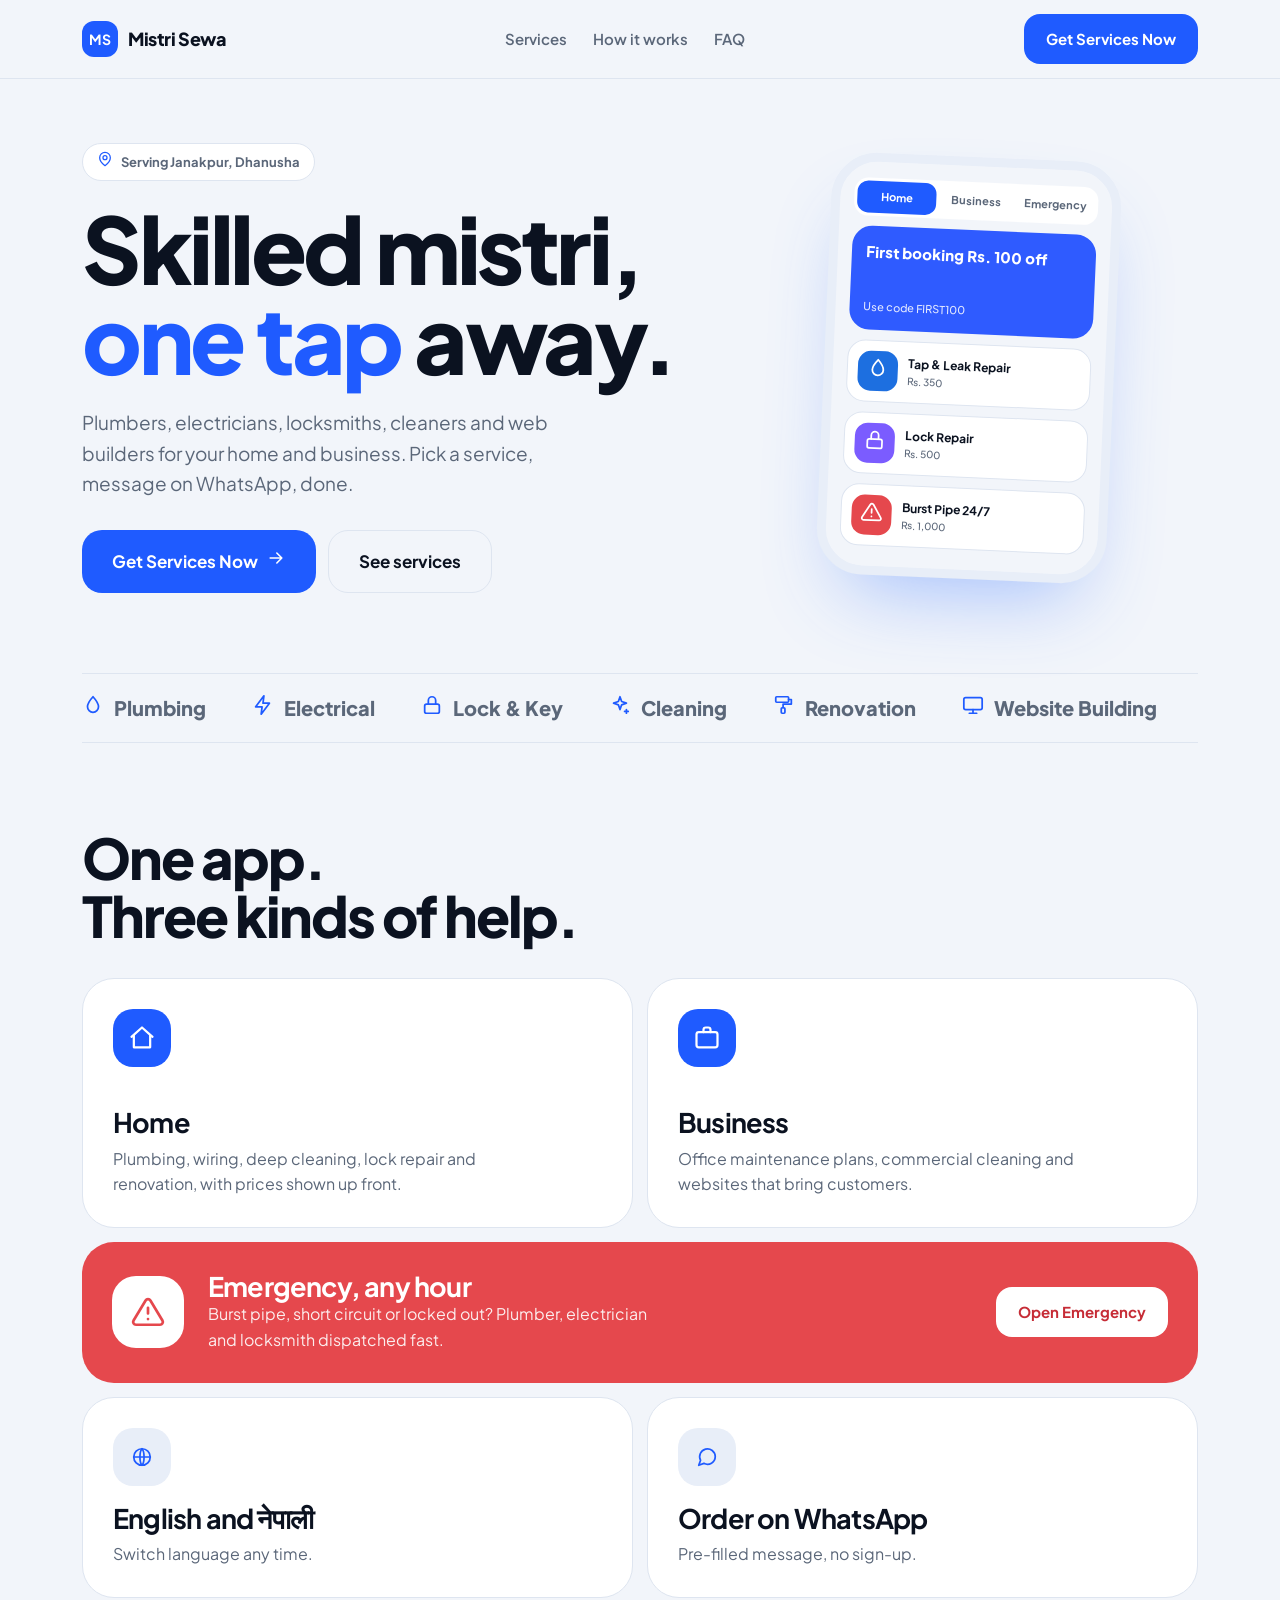
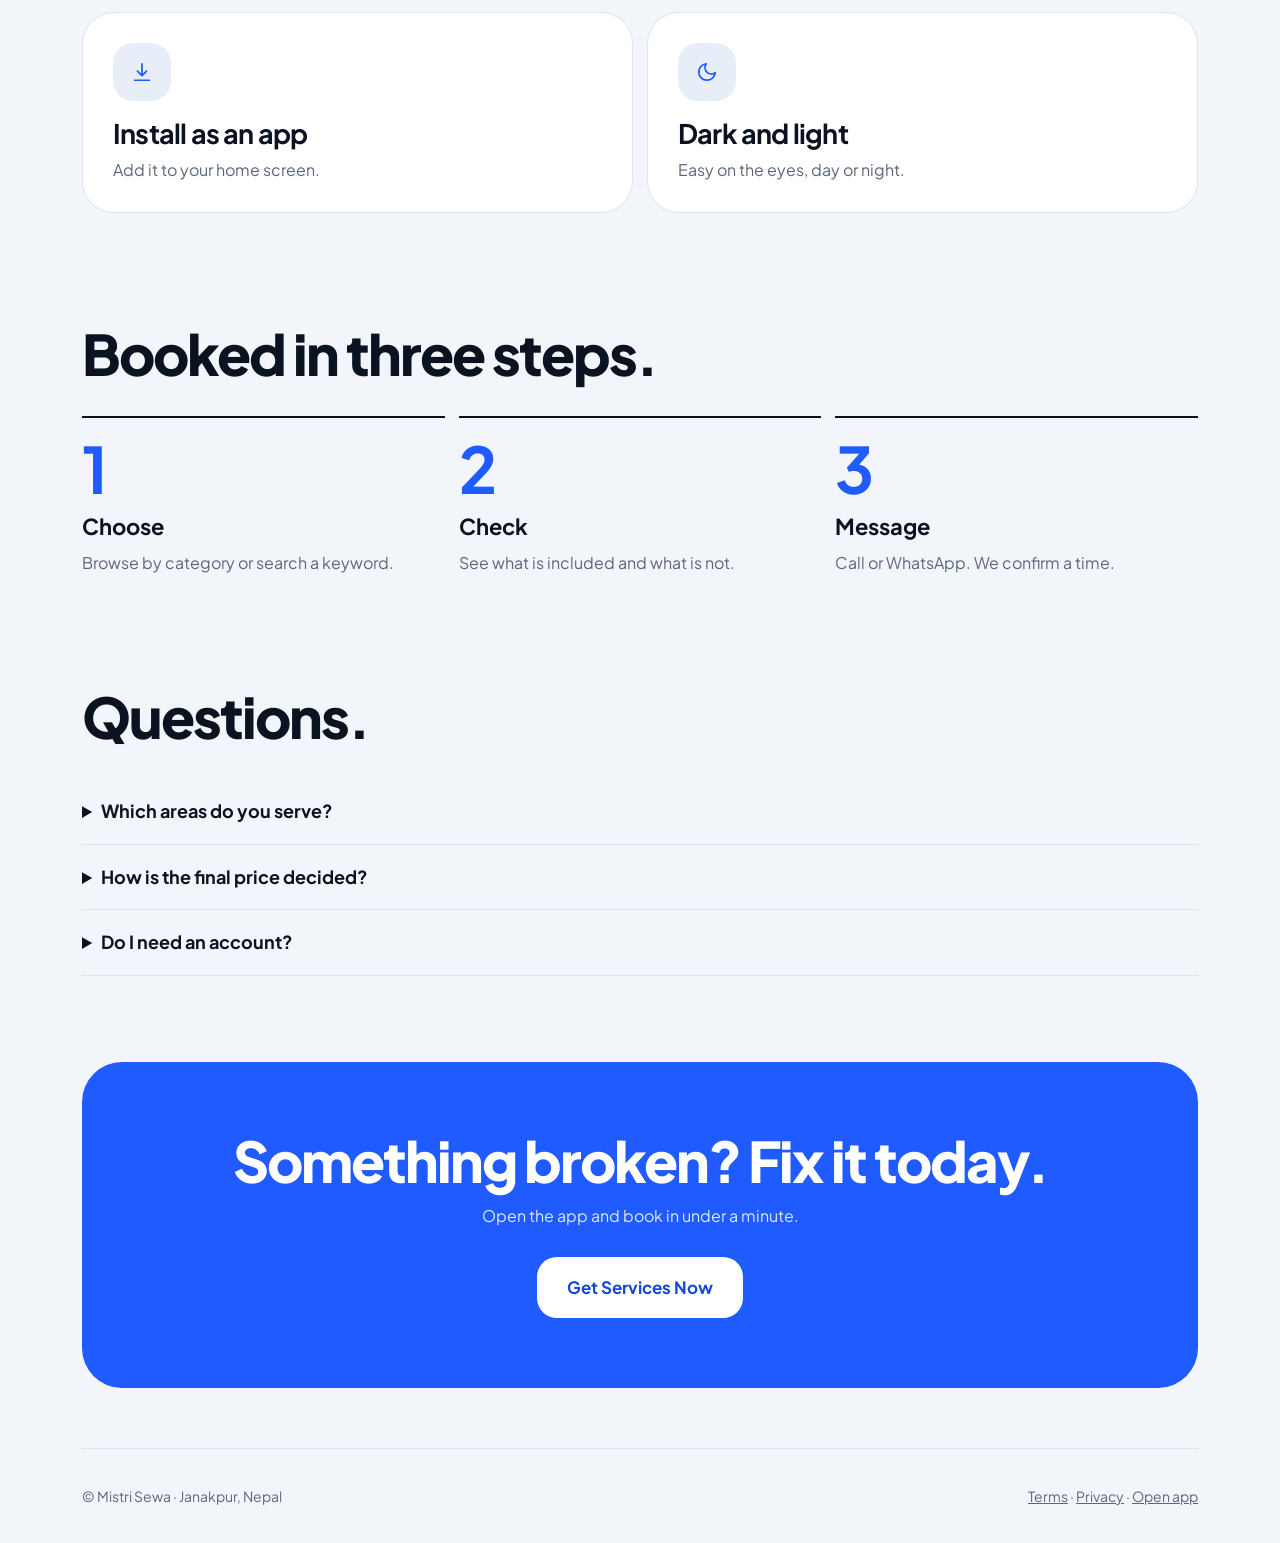
<file: index.html>
<!doctype html><html lang=en><head><meta charset=utf-8><meta name=viewport content="width=device-width,initial-scale=1">
<title>Mistri Sewa – Plumber, Electrician, Locksmith & Home Services in Janakpur</title>
<meta name=description content="Book trusted mistri in Janakpur: plumbing, electrical, lock repair, cleaning, renovation, website building and 24/7 emergency help. Order by call or WhatsApp.">
<link rel=canonical href=https://domain.com/><link rel=icon href=app/icon.svg><meta name=theme-color content="#0A0E14">
<meta property=og:title content="Mistri Sewa – Home, Business & Emergency Services in Janakpur"><meta property=og:type content=website><meta property=og:image content=https://domain.com/app/icon-512.png>
<link href="https://fonts.googleapis.com/css2?family=Plus+Jakarta+Sans:wght@400;600;800&family=Noto+Sans+Devanagari:wght@400;700&display=swap" rel=stylesheet><link rel=stylesheet href=site.css>
<script type=application/ld+json>{"@context":"https://schema.org","@type":"LocalBusiness","name":"Mistri Sewa","areaServed":"Janakpur, Nepal","url":"https://domain.com/","description":"Home, business and emergency services by call or WhatsApp.","priceRange":"Rs."}</script></head>
<body><div class=top><div class=w><nav><a class=logo href=./><b>MS</b>Mistri Sewa</a><div class=l><a href=#services>Services</a><a href=#how>How it works</a><a href=#faq>FAQ</a></div><a class=btn href=app/>Get Services Now</a></nav></div></div>
<div class=w><header class=hero><div><div class=pill><span data-i=pin data-s=16></span>Serving Janakpur, Dhanusha</div>
<h1>Skilled mistri, <span>one tap</span> away.</h1><p class=lead>Plumbers, electricians, locksmiths, cleaners and web builders for your home and business. Pick a service, message on WhatsApp, done.</p>
<div class=acts><a class="btn big" href=app/>Get Services Now<span data-i=arrow data-s=20></span></a><a class="btn big o" href=#services>See services</a></div></div>
<div class=ph aria-hidden=true><div class=s><i>Home</i><i>Business</i><i>Emergency</i></div><div class=m style=background:#2F5BFF>First booking Rs. 100 off<small>Use code FIRST100</small></div>
<div class=pt><u style=background:#1D6FE0><span data-i=drop></span></u><div>Tap & Leak Repair<small>Rs. 350</small></div></div><div class=pt><u style=background:#7B5CFF><span data-i=lock></span></u><div>Lock Repair<small>Rs. 500</small></div></div><div class=pt><u style=background:#E5484D><span data-i=alert></span></u><div>Burst Pipe 24/7<small>Rs. 1,000</small></div></div></div></header>
<div class=mq aria-hidden=true><div><span><i data-i=drop></i>Plumbing</span><span><i data-i=bolt></i>Electrical</span><span><i data-i=lock></i>Lock & Key</span><span><i data-i=sparkle></i>Cleaning</span><span><i data-i=roller></i>Renovation</span><span><i data-i=monitor></i>Website Building</span><span><i data-i=building></i>Office Care</span><span><i data-i=drop></i>Plumbing</span><span><i data-i=bolt></i>Electrical</span><span><i data-i=lock></i>Lock & Key</span><span><i data-i=sparkle></i>Cleaning</span><span><i data-i=roller></i>Renovation</span><span><i data-i=monitor></i>Website Building</span><span><i data-i=building></i>Office Care</span></div></div>
<section id=services><h2>One app.<br>Three kinds of help.</h2><div class=bento>
<div class=t><div class=ico data-i=home data-s=28></div><div><h3>Home</h3><p>Plumbing, wiring, deep cleaning, lock repair and renovation, with prices shown up front.</p></div></div>
<div class=t><div class=ico data-i=brief data-s=28></div><div><h3>Business</h3><p>Office maintenance plans, commercial cleaning and websites that bring customers.</p></div></div>
<div class="t r"><div class=ico data-i=alert data-s=34></div><div><h3 style=margin:0>Emergency, any hour</h3><p>Burst pipe, short circuit or locked out? Plumber, electrician and locksmith dispatched fast.</p></div><a class=btn href=app/#/emergency>Open Emergency</a></div>
<div class="t s"><div class=ico data-i=globe></div><div><h3>English and नेपाली</h3><p>Switch language any time.</p></div></div><div class="t s"><div class=ico data-i=chat></div><div><h3>Order on WhatsApp</h3><p>Pre-filled message, no sign-up.</p></div></div>
<div class="t s"><div class=ico data-i=install></div><div><h3>Install as an app</h3><p>Add it to your home screen.</p></div></div><div class="t s"><div class=ico data-i=moon></div><div><h3>Dark and light</h3><p>Easy on the eyes, day or night.</p></div></div></div></section>
<section id=how><h2>Booked in three steps.</h2><div class=steps><div><b>1</b><h3>Choose</h3><p>Browse by category or search a keyword.</p></div><div><b>2</b><h3>Check</h3><p>See what is included and what is not.</p></div><div><b>3</b><h3>Message</h3><p>Call or WhatsApp. We confirm a time.</p></div></div></section>
<section id=faq><h2>Questions.</h2><details><summary>Which areas do you serve?</summary><p>Currently Janakpur and nearby areas in Dhanusha. More cities will be added.</p></details><details><summary>How is the final price decided?</summary><p>Listed prices are starting prices. The mistri confirms the final price before work begins.</p></details><details><summary>Do I need an account?</summary><p>No. Message us on WhatsApp or call directly.</p></details></section>
<div class=cta><h2>Something broken? Fix it today.</h2><p>Open the app and book in under a minute.</p><a class="btn big" href=app/>Get Services Now</a></div>
<footer><span>© Mistri Sewa · Janakpur, Nepal</span><span><a href=terms.html>Terms</a> · <a href=privacy.html>Privacy</a> · <a href=app/>Open app</a></span></footer></div><script src=icons.js></script></body></html>
</file>
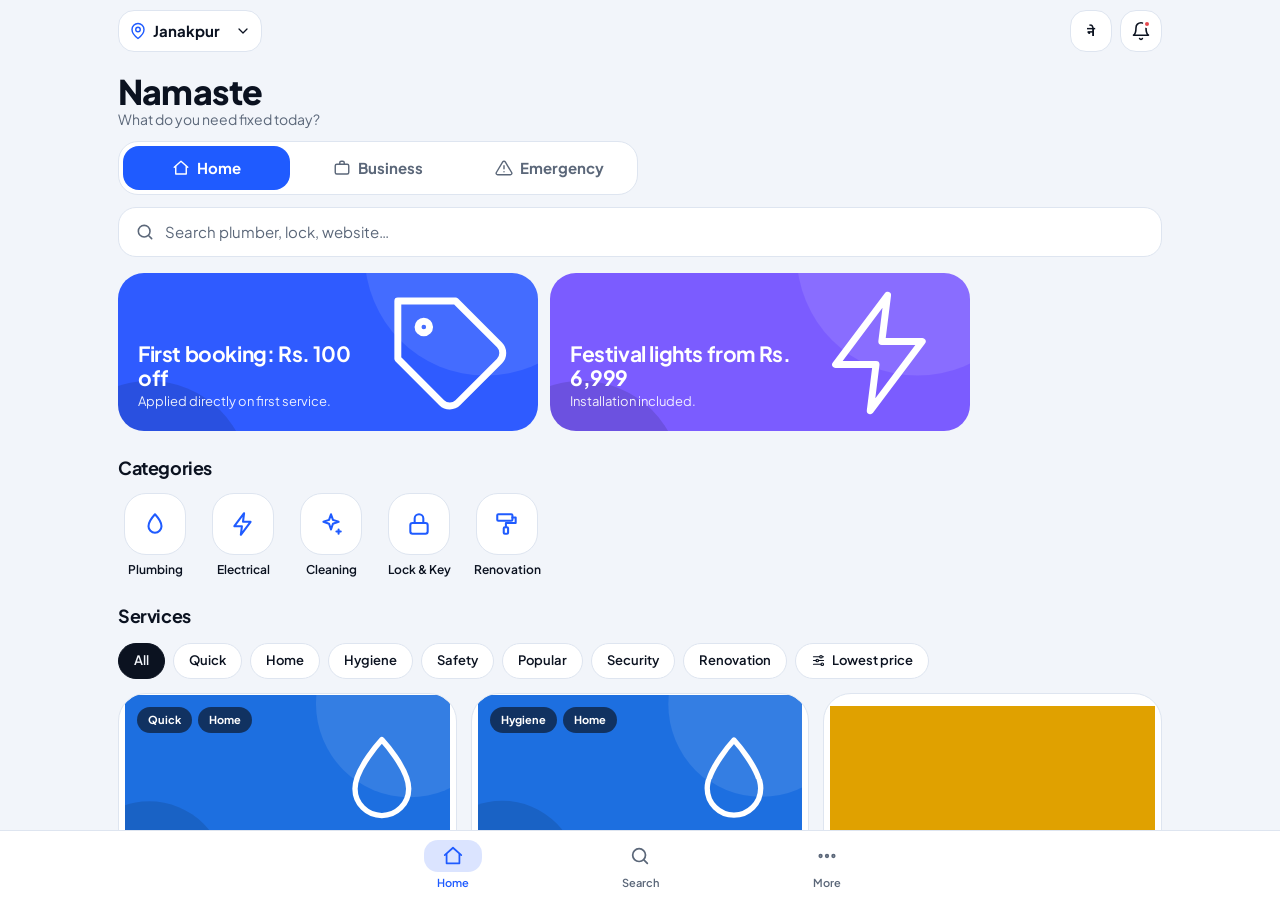
<file: app/index.html>
<!doctype html><html lang=en><head><meta charset=utf-8>
<meta name=viewport content="width=device-width,initial-scale=1,viewport-fit=cover">
<title>Mistri Sewa App – Plumber, Electrician, Locksmith in Janakpur</title>
<meta name=description content="Install the Mistri Sewa app. Home, business and 24/7 emergency services in Janakpur. Book by call or WhatsApp.">
<link rel=canonical href=https://domain.com/app/><link rel=manifest href=manifest.webmanifest><link rel=icon href=icon.svg><link rel=apple-touch-icon href=icon-192.png>
<meta name=theme-color content="#0A0E14"><meta name=apple-mobile-web-app-capable content=yes><meta name=mobile-web-app-capable content=yes>
<script>window.__ip=null;addEventListener('beforeinstallprompt',function(e){e.preventDefault();window.__ip=e;dispatchEvent(new Event('ipready'))})</script>
<link href="https://fonts.googleapis.com/css2?family=Plus+Jakarta+Sans:wght@400;600;800&family=Noto+Sans+Devanagari:wght@400;700&display=swap" rel=stylesheet><link rel=stylesheet href=app.css></head>
<body><div id=app><header id=top></header><main id=view><div class=in id=vin></div></main><nav id=tabs></nav><div id=detail hidden></div><div id=toast></div><div id=sheet hidden></div></div>
<noscript>Mistri Sewa needs JavaScript. <a href=/>Go to homepage</a>.</noscript><script src=icons.js></script><script src=app.js></script></body></html>
</file>
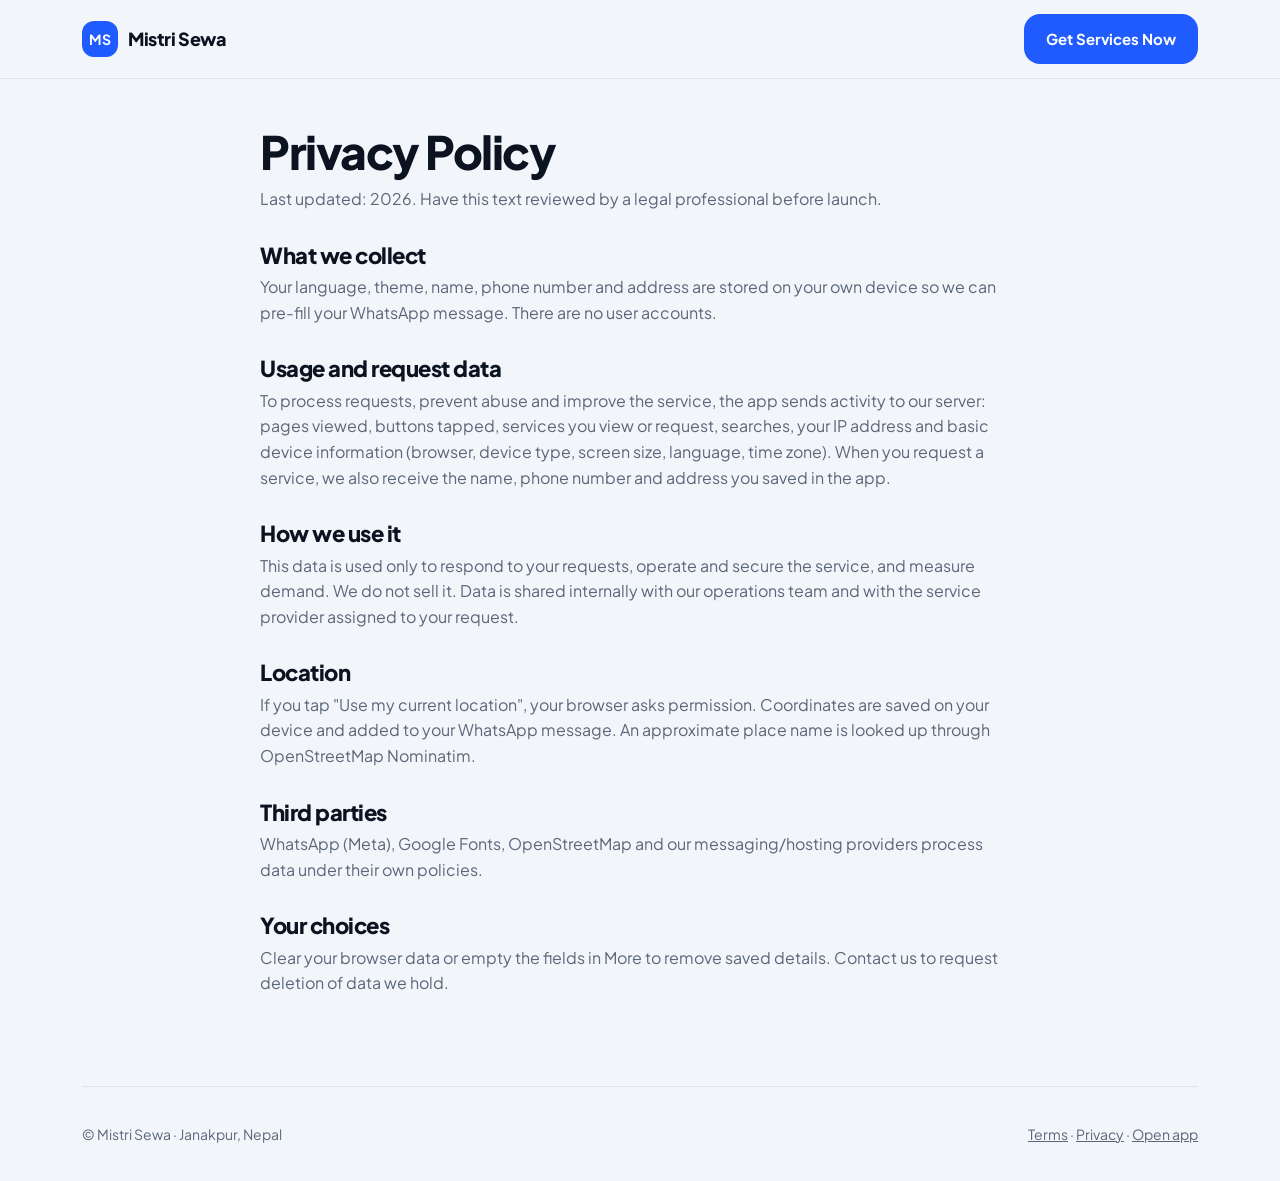
<file: privacy.html>
<!doctype html><html lang=en><head><meta charset=utf-8><meta name=viewport content="width=device-width,initial-scale=1"><link rel=icon href=app/icon.svg><link href="https://fonts.googleapis.com/css2?family=Plus+Jakarta+Sans:wght@400;600;800&display=swap" rel=stylesheet><link rel=stylesheet href=site.css><title>Privacy Policy – Mistri Sewa</title><meta name=description content="Privacy Policy for Mistri Sewa, Janakpur."></head><body><div class=top><div class=w><nav><a class=logo href=./><b>MS</b>Mistri Sewa</a><a class=btn href=app/>Get Services Now</a></nav></div></div><div class=w><main class=doc><h1>Privacy Policy</h1><p>Last updated: 2026. Have this text reviewed by a legal professional before launch.</p><h2>What we collect</h2><p>Your language, theme, name, phone number and address are stored on your own device so we can pre-fill your WhatsApp message. There are no user accounts.</p><h2>Usage and request data</h2><p>To process requests, prevent abuse and improve the service, the app sends activity to our server: pages viewed, buttons tapped, services you view or request, searches, your IP address and basic device information (browser, device type, screen size, language, time zone). When you request a service, we also receive the name, phone number and address you saved in the app.</p><h2>How we use it</h2><p>This data is used only to respond to your requests, operate and secure the service, and measure demand. We do not sell it. Data is shared internally with our operations team and with the service provider assigned to your request.</p><h2>Location</h2><p>If you tap "Use my current location", your browser asks permission. Coordinates are saved on your device and added to your WhatsApp message. An approximate place name is looked up through OpenStreetMap Nominatim.</p><h2>Third parties</h2><p>WhatsApp (Meta), Google Fonts, OpenStreetMap and our messaging/hosting providers process data under their own policies.</p><h2>Your choices</h2><p>Clear your browser data or empty the fields in More to remove saved details. Contact us to request deletion of data we hold.</p></main><footer><span>© Mistri Sewa · Janakpur, Nepal</span><span><a href=terms.html>Terms</a> · <a href=privacy.html>Privacy</a> · <a href=app/>Open app</a></span></footer></div></body></html>
</file>
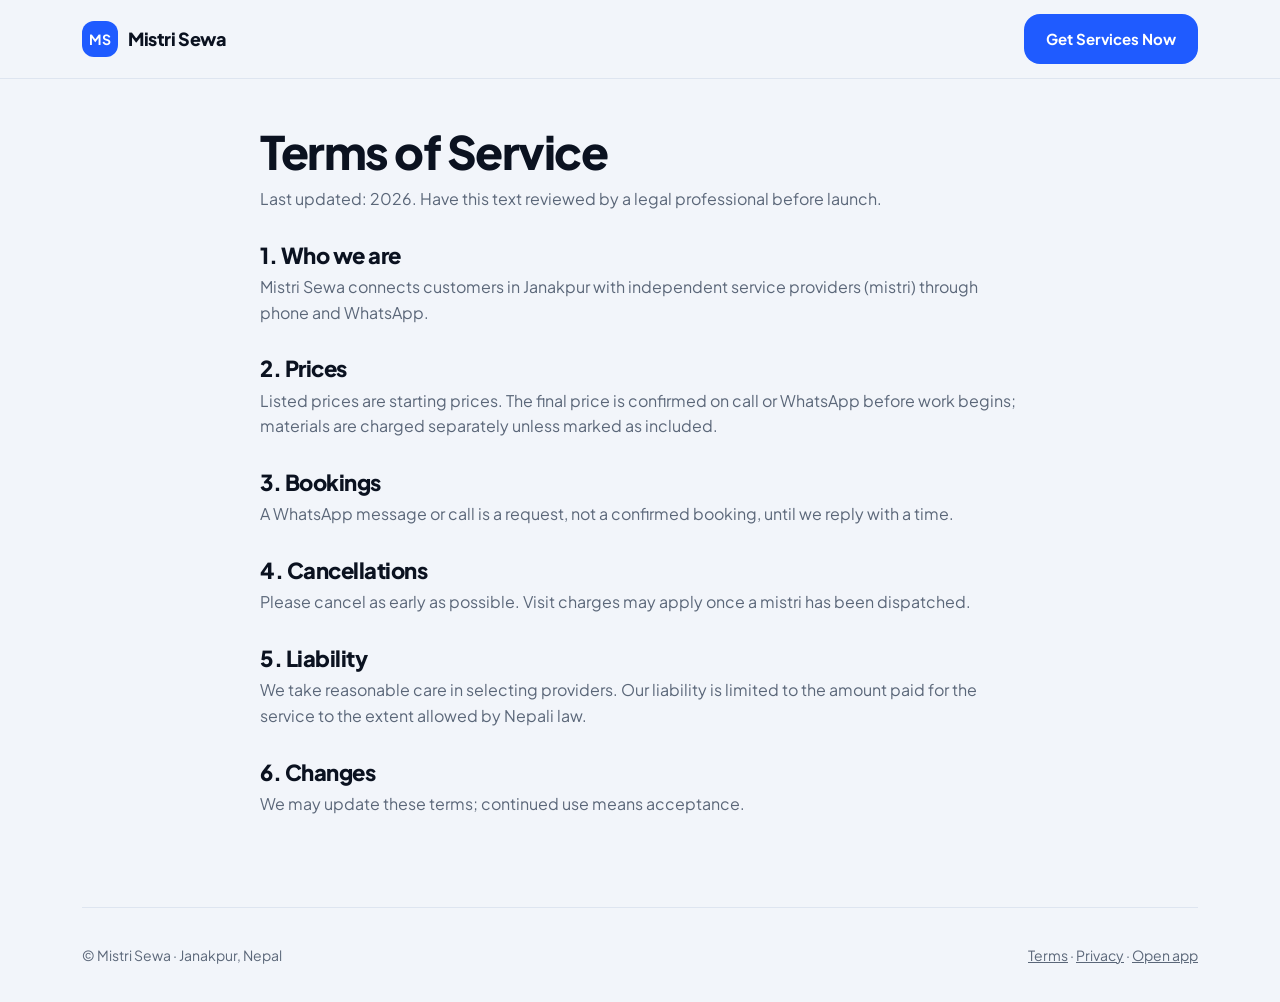
<file: terms.html>
<!doctype html><html lang=en><head><meta charset=utf-8><meta name=viewport content="width=device-width,initial-scale=1"><link rel=icon href=app/icon.svg><link href="https://fonts.googleapis.com/css2?family=Plus+Jakarta+Sans:wght@400;600;800&display=swap" rel=stylesheet><link rel=stylesheet href=site.css><title>Terms of Service – Mistri Sewa</title><meta name=description content="Terms of Service for Mistri Sewa, Janakpur."></head><body><div class=top><div class=w><nav><a class=logo href=./><b>MS</b>Mistri Sewa</a><a class=btn href=app/>Get Services Now</a></nav></div></div><div class=w><main class=doc><h1>Terms of Service</h1><p>Last updated: 2026. Have this text reviewed by a legal professional before launch.</p><h2>1. Who we are</h2><p>Mistri Sewa connects customers in Janakpur with independent service providers (mistri) through phone and WhatsApp.</p><h2>2. Prices</h2><p>Listed prices are starting prices. The final price is confirmed on call or WhatsApp before work begins; materials are charged separately unless marked as included.</p><h2>3. Bookings</h2><p>A WhatsApp message or call is a request, not a confirmed booking, until we reply with a time.</p><h2>4. Cancellations</h2><p>Please cancel as early as possible. Visit charges may apply once a mistri has been dispatched.</p><h2>5. Liability</h2><p>We take reasonable care in selecting providers. Our liability is limited to the amount paid for the service to the extent allowed by Nepali law.</p><h2>6. Changes</h2><p>We may update these terms; continued use means acceptance.</p></main><footer><span>© Mistri Sewa · Janakpur, Nepal</span><span><a href=terms.html>Terms</a> · <a href=privacy.html>Privacy</a> · <a href=app/>Open app</a></span></footer></div></body></html>
</file>
